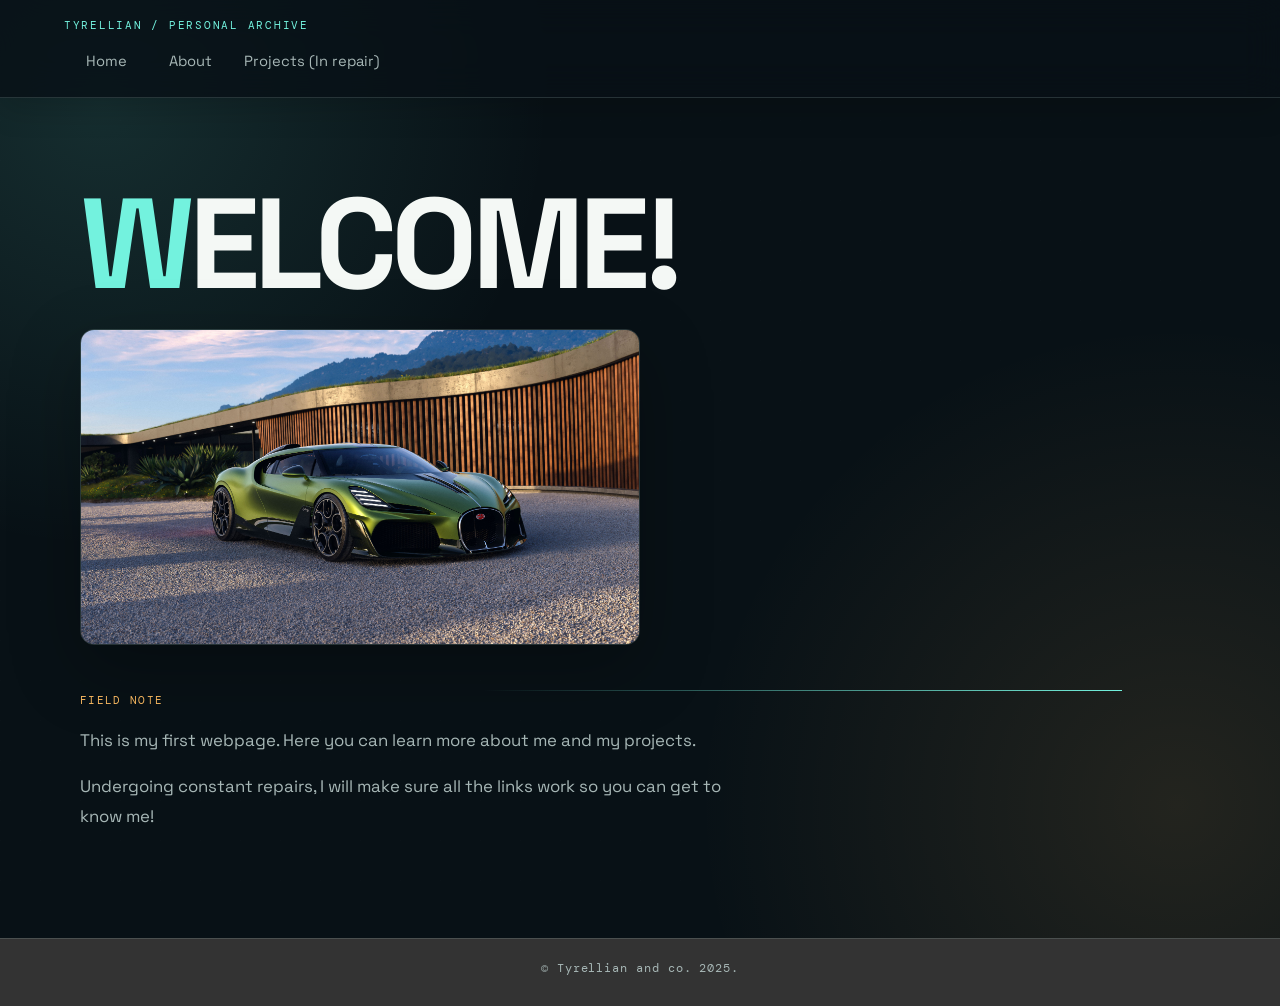
<file: index.html>
<!DOCTYPE html>
<html lang="en">
<head>
    <title>Tyrellians Website</title>
    <meta charset="UTF-8">
    <meta name="viewport" content="width=device-width, initial-scale=1.0">
    <style>
        body { font-family: Arial, sans-serif; margin: 0; padding: 0; }
        nav { background: #333; padding: 10px; }
        nav a { color: #fff; margin: 0 10px; text-decoration: none; }
        header { background: #f4f4f4; padding: 20px; text-align: center; }
        footer { background: #333; color: #fff; text-align: center; padding: 10px 0; position: fixed; width: 100%; bottom: 0; }
        main { padding: 20px; }
        .grid-container {
            display: grid;
            grid-template-columns: repeat(3, 1fr);
            gap: 10px;
            margin: 20px auto;
            max-width: 900px;
        }
        .grid-container img {
            width: 100%;
            height: auto;
            display: block;
            border-radius: 8px;
        }
        .dropdown {
          position: relative;
          display: inline-block;
        }

        .dropdown-content {
          display: none;
          position: absolute;
          background: #fff;
          min-width: 160px;
          box-shadow: 0 8px 16px rgba(0,0,0,0.2);
          z-index: 1;
          top: 100%;
          left: 0;
        }

        .dropdown:hover .dropdown-content,
        .dropdown:focus-within .dropdown-content {
          display: block;
        }

        .dropdown-content li {
          padding: 8px 16px;
        }

        .dropdown-content li a {
          color: #333;
          text-decoration: none;
          display: block;
          cursor: pointer;
        }
        img.responsive-img {
            max-width: 40%;
            height: auto;
            display: block;
            margin: 0 auto;
        }
        @media (max-width: 400px) {
            img.responsive-img {
                max-width: 90%;
                width: auto;
            }
        }
    </style>
    <link rel="stylesheet" href="style.css?v=4">
</head>
<body>
    <nav>
        <ul style="list-style: none; margin: 0; padding: 0; display: flex; align-items: center;">
          <li><a href="home.html">Home</a></li>
          <li class="dropdown">
            <button class="dropdown-toggle" type="button" aria-expanded="false">About</button>
            <ul class="dropdown-content" style="list-style: none; margin: 0; padding: 0;">
              <li><a href="hockey.html">Hockey</a></li>
              <li><a href="golf.html">Golf</a></li>
              <li><a href="college.html">College</a></li>
            </ul>
          </li>
          <li class="dropdown">
            <button class="dropdown-toggle" type="button" aria-expanded="false">Projects (In repair)</button>
            <ul class="dropdown-content" style="list-style: none; margin: 0; padding: 0;">
              <li><a href="placeholder1.html">Placeholder 1</a></li>
              <li><a href="placeholder2.html">Placeholder 2</a></li>
              <li><a href="placeholder3.html">Placeholder 3</a></li>
            </ul>
          </li>
        </ul>
    </nav>
    <header>
    <h1>WELCOME!</h1>
    <img src="Images/Bugatti.jpg" alt="Profile picture" class="responsive-img home-hero-image">
    </header>
    <main>
        <p>This is my first webpage. Here you can learn more about me and my projects.</p>
        <p>Undergoing constant repairs, I will make sure all the links work so you can get to know me!</p>
    </main>
    <footer>
        &copy; Tyrellian and co. 2025.
    </footer>
    <script src="nav.js?v=2"></script>
</body>
</html>
</file>
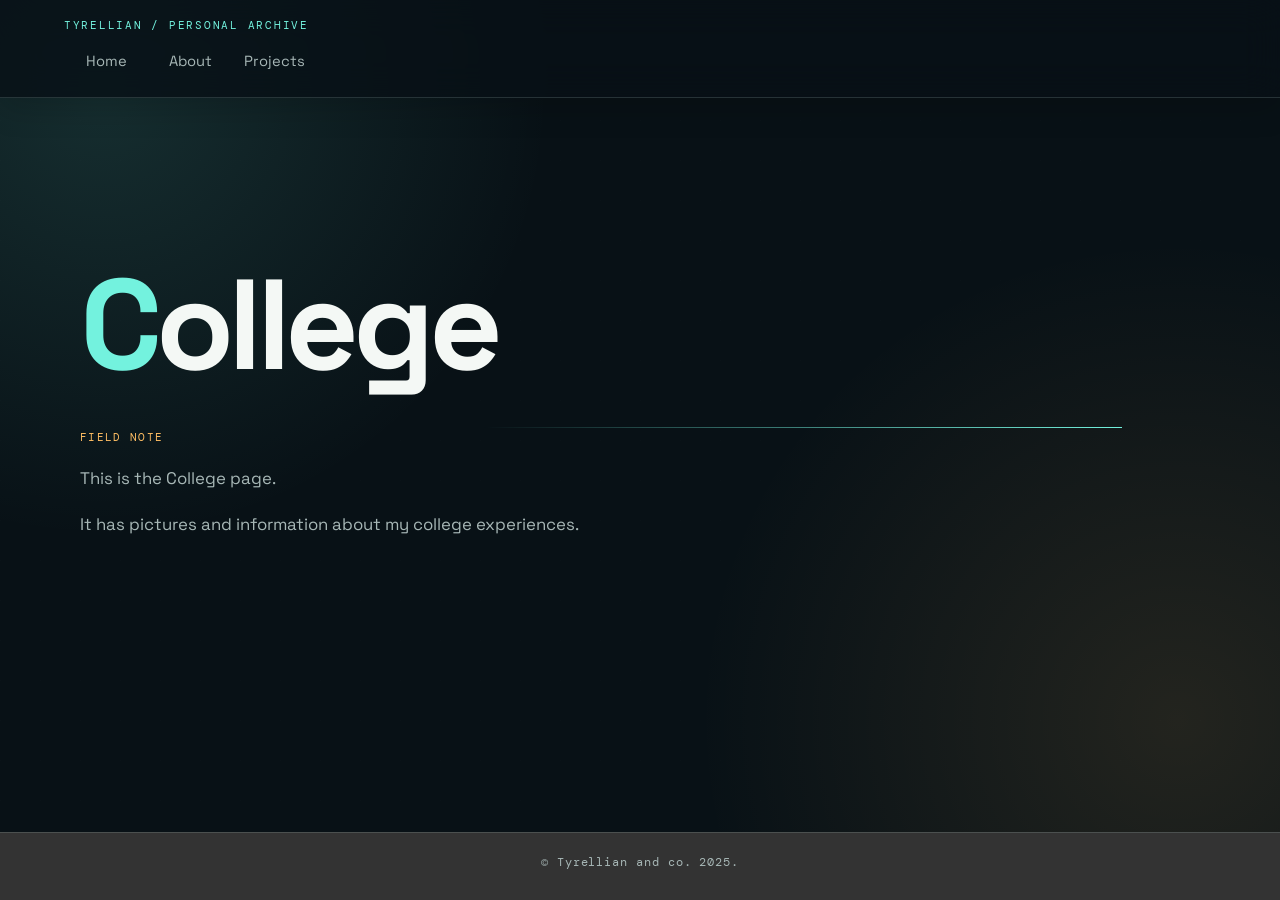
<file: college.html>
<!DOCTYPE html>
<html lang="en">
<head>
    <title>Tyrellians Website</title>
    <meta charset="UTF-8">
    <meta name="viewport" content="width=device-width, initial-scale=1.0">
    <style>
        body { font-family: Arial, sans-serif; margin: 0; padding: 0; }
        nav { background: #333; padding: 10px; }
        nav a { color: #fff; margin: 0 10px; text-decoration: none; }
        header { background: #f4f4f4; padding: 20px; text-align: center; }
        footer { background: #333; color: #fff; text-align: center; padding: 10px 0; position: fixed; width: 100%; bottom: 0; }
        main { padding: 20px; }
        .grid-container {
            display: grid;
            grid-template-columns: repeat(3, 1fr);
            gap: 10px;
            margin: 20px auto;
            max-width: 900px;
        }
        .grid-container img {
            width: 100%;
            height: auto;
            display: block;
            border-radius: 8px;
        }
        .dropdown {
          position: relative;
          display: inline-block;
        }

        .dropdown-content {
          display: none;
          position: absolute;
          background: #fff;
          min-width: 160px;
          box-shadow: 0 8px 16px rgba(0,0,0,0.2);
          z-index: 1;
          top: 100%;
          left: 0;
        }

        .dropdown:hover .dropdown-content,
        .dropdown:focus-within .dropdown-content {
          display: block;
        }

        .dropdown-content li {
          padding: 8px 16px;
        }

        .dropdown-content li a {
          color: #333;
          text-decoration: none;
          display: block;
          cursor: pointer;
        }
        img.responsive-img {
            max-width: 40%;
            height: auto;
            display: block;
            margin: 0 auto;
        }
        @media (max-width: 400px) {
            img.responsive-img {
                max-width: 90%;
                width: auto;
            }
        }
    </style>
    <link rel="stylesheet" href="style.css?v=4">
</head>
<body>
    <nav>
        <ul style="list-style: none; margin: 0; padding: 0; display: flex; align-items: center;">
          <li><a href="home.html">Home</a></li>
          <li class="dropdown">
            <button class="dropdown-toggle" type="button" aria-expanded="false">About</button>
            <ul class="dropdown-content" style="list-style: none; margin: 0; padding: 0;">
              <li><a href="hockey.html">Hockey</a></li>
              <li><a href="golf.html">Golf</a></li>
              <li><a href="college.html">College</a></li>
            </ul>
          </li>
          <li class="dropdown">
            <button class="dropdown-toggle" type="button" aria-expanded="false">Projects</button>
            <ul class="dropdown-content" style="list-style: none; margin: 0; padding: 0;">
              <li><a href="placeholder1.html">Placeholder 1</a></li>
              <li><a href="placeholder2.html">Placeholder 2</a></li>
              <li><a href="placeholder3.html">Placeholder 3</a></li>
            </ul>
          </li>
        </ul>
    </nav>
    <header>
        <h1>College</h1>
    </header>  
    <main>
        <p>This is the College page.</p>
        <p>It has pictures and information about my college experiences.</p>
    </main>
    <footer>
        &copy; Tyrellian and co. 2025.
    </footer>
    <script src="nav.js?v=2"></script>
</body>
</html>
</file>
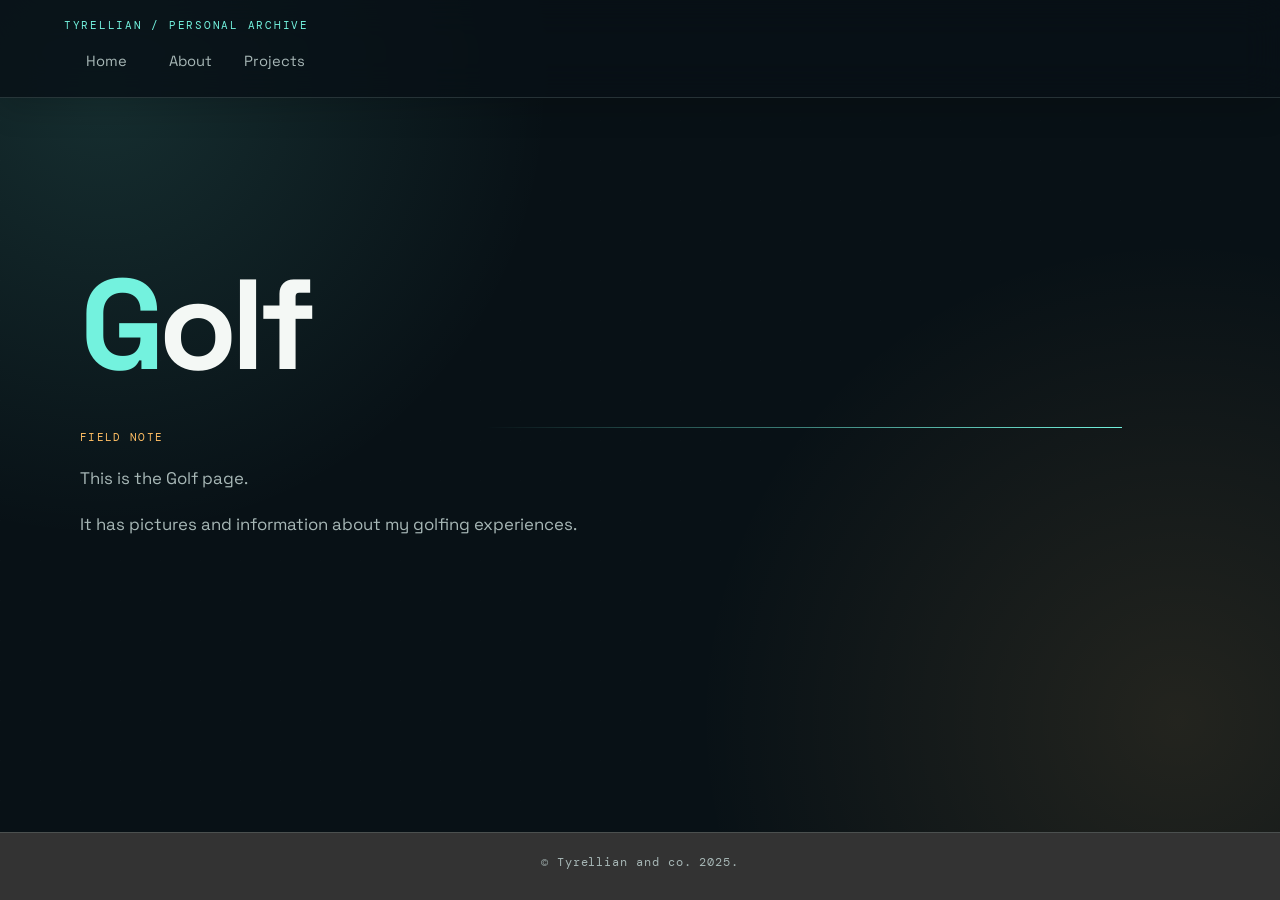
<file: golf.html>
<!DOCTYPE html>
<html lang="en">
<head>
    <title>Tyrellians Website</title>
    <meta charset="UTF-8">
    <meta name="viewport" content="width=device-width, initial-scale=1.0">
    <style>
        body { font-family: Arial, sans-serif; margin: 0; padding: 0; }
        nav { background: #333; padding: 10px; }
        nav a { color: #fff; margin: 0 10px; text-decoration: none; }
        header { background: #f4f4f4; padding: 20px; text-align: center; }
        footer { background: #333; color: #fff; text-align: center; padding: 10px 0; position: fixed; width: 100%; bottom: 0; }
        main { padding: 20px; }
        .grid-container {
            display: grid;
            grid-template-columns: repeat(3, 1fr);
            gap: 10px;
            margin: 20px auto;
            max-width: 900px;
        }
        .grid-container img {
            width: 100%;
            height: auto;
            display: block;
            border-radius: 8px;
        }
        .dropdown {
          position: relative;
          display: inline-block;
        }

        .dropdown-content {
          display: none;
          position: absolute;
          background: #fff;
          min-width: 160px;
          box-shadow: 0 8px 16px rgba(0,0,0,0.2);
          z-index: 1;
          top: 100%;
          left: 0;
        }

        .dropdown:hover .dropdown-content,
        .dropdown:focus-within .dropdown-content {
          display: block;
        }

        .dropdown-content li {
          padding: 8px 16px;
        }

        .dropdown-content li a {
          color: #333;
          text-decoration: none;
          display: block;
          cursor: pointer;
        }
        img.responsive-img {
            max-width: 40%;
            height: auto;
            display: block;
            margin: 0 auto;
        }
        @media (max-width: 400px) {
            img.responsive-img {
                max-width: 90%;
                width: auto;
            }
        }
    </style>
    <link rel="stylesheet" href="style.css?v=4">
</head>
<body>
    <nav>
        <ul style="list-style: none; margin: 0; padding: 0; display: flex; align-items: center;">
          <li><a href="home.html">Home</a></li>
          <li class="dropdown">
            <button class="dropdown-toggle" type="button" aria-expanded="false">About</button>
            <ul class="dropdown-content" style="list-style: none; margin: 0; padding: 0;">
              <li><a href="hockey.html">Hockey</a></li>
              <li><a href="golf.html">Golf</a></li>
              <li><a href="college.html">College</a></li>
            </ul>
          </li>
          <li class="dropdown">
            <button class="dropdown-toggle" type="button" aria-expanded="false">Projects</button>
            <ul class="dropdown-content" style="list-style: none; margin: 0; padding: 0;">
              <li><a href="placeholder1.html">Placeholder 1</a></li>
              <li><a href="placeholder2.html">Placeholder 2</a></li>
              <li><a href="placeholder3.html">Placeholder 3</a></li>
            </ul>
          </li>
        </ul>
    </nav>
    <header>
        <h1>Golf</h1>
    </header>
    <main>
        <p>This is the Golf page.</p>
        <p>It has pictures and information about my golfing experiences.</p>
    </main>
    <footer>
        &copy; Tyrellian and co. 2025.
    </footer>
    <script src="nav.js?v=2"></script>
</body>
</html>
</file>
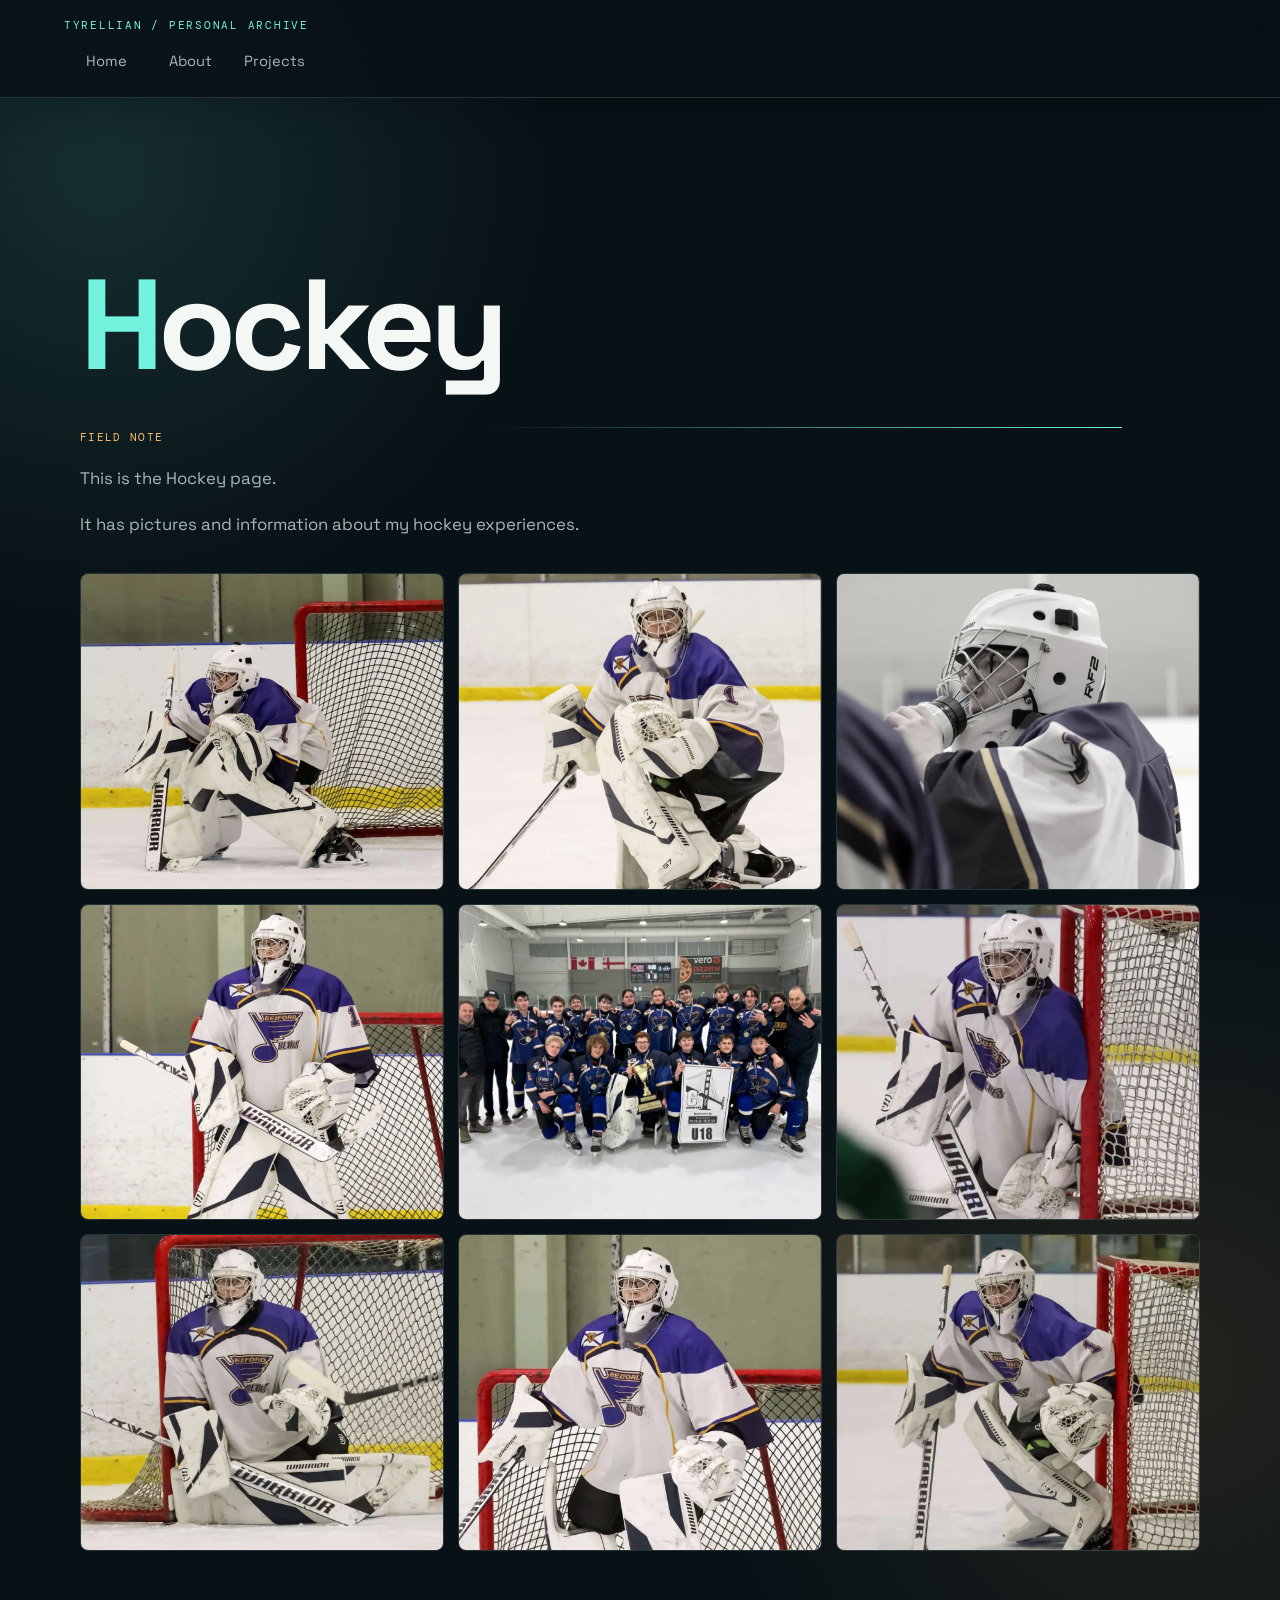
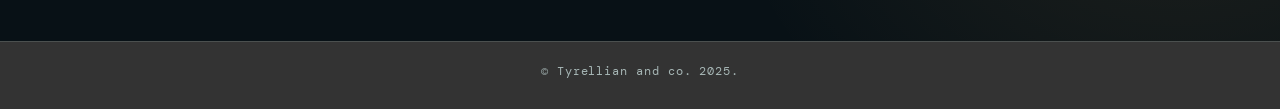
<file: hockey.html>
<!DOCTYPE html>
<html lang="en">
<head>
    <title>Tyrellians Website</title>
    <meta charset="UTF-8">
    <meta name="viewport" content="width=device-width, initial-scale=1.0">
    <style>
        body { font-family: Arial, sans-serif; margin: 0; padding: 0; }
        nav { background: #333; padding: 10px; }
        nav a { color: #fff; margin: 0 10px; text-decoration: none; }
        header { background: #f4f4f4; padding: 20px; text-align: center; }
        footer { background: #333; color: #fff; text-align: center; padding: 10px 0; position: fixed; width: 100%; bottom: 0; }
        main { padding: 20px; }
        .grid-container {
            display: grid;
            grid-template-columns: repeat(3, 1fr);
            gap: 10px;
            margin: 20px auto;
            max-width: 900px;
        }
        .grid-container img {
            width: 100%;
            height: auto;
            display: block;
            border-radius: 8px;
        }
        .dropdown {
          position: relative;
          display: inline-block;
        }

        .dropdown-content {
          display: none;
          position: absolute;
          background: #fff;
          min-width: 160px;
          box-shadow: 0 8px 16px rgba(0,0,0,0.2);
          z-index: 1;
          top: 100%;
          left: 0;
        }

        .dropdown:hover .dropdown-content,
        .dropdown:focus-within .dropdown-content {
          display: block;
        }

        .dropdown-content li {
          padding: 8px 16px;
        }

        .dropdown-content li a {
          color: #333;
          text-decoration: none;
          display: block;
          cursor: pointer;
        }
        img.responsive-img {
            max-width: 40%;
            height: auto;
            display: block;
            margin: 0 auto;
        }
        @media (max-width: 400px) {
            img.responsive-img {
                max-width: 90%;
                width: auto;
            }
        }
    </style>
    <link rel="stylesheet" href="style.css?v=4">
</head>
<body>
    <nav>
        <ul style="list-style: none; margin: 0; padding: 0; display: flex; align-items: center;">
          <li><a href="home.html">Home</a></li>
          <li class="dropdown">
            <button class="dropdown-toggle" type="button" aria-expanded="false">About</button>
            <ul class="dropdown-content" style="list-style: none; margin: 0; padding: 0;">
              <li><a href="hockey.html">Hockey</a></li>
              <li><a href="golf.html">Golf</a></li>
              <li><a href="college.html">College</a></li>
            </ul>
          </li>
          <li class="dropdown">
            <button class="dropdown-toggle" type="button" aria-expanded="false">Projects</button>
            <ul class="dropdown-content" style="list-style: none; margin: 0; padding: 0;">
              <li><a href="placeholder1.html">Placeholder 1</a></li>
              <li><a href="placeholder2.html">Placeholder 2</a></li>
              <li><a href="placeholder3.html">Placeholder 3</a></li>
            </ul>
          </li>
        </ul>
    </nav>
    <header>
        <h1>Hockey</h1>
    </header>
    <main>
        <p>This is the Hockey page.</p>
        <p>It has pictures and information about my hockey experiences.</p>
    <div class="grid-container">
            <img src="Images/Hockey1.jpg" alt="Image 1">
            <img src="Images/Hockey2.jpg" alt="Image 2">
            <img src="Images/Hockey3.jpg" alt="Image 3">
            <img src="Images/Hockey4.jpg" alt="Image 4">
            <img src="Images/Teampicture (Middle).webp" alt="Image 5">
            <img src="Images/Hockey5.jpg" alt="Image 6">
            <img src="Images/Hockey6.jpg" alt="Image 7">
            <img src="Images/Hockey7.jpg" alt="Image 8">
            <img src="Images/Hockey8.jpg" alt="Image 9">
        </div>
        </main>
    <footer>
        &copy; Tyrellian and co. 2025.
    </footer>
    <script src="nav.js?v=2"></script>
</body>
</html>
</file>
<file: style.css>
@import url('https://fonts.googleapis.com/css2?family=DM+Mono:wght@400;500&family=Space+Grotesk:wght@400;500;600;700&display=swap');

:root {
    --ink: #081116;
    --ink-soft: #101d24;
    --panel: rgba(20, 36, 43, 0.82);
    --line: rgba(199, 231, 225, 0.16);
    --text: #f4f8f5;
    --muted: #a7b7b6;
    --cyan: #73f2de;
    --amber: #ffbe63;
    --coral: #ff806e;
    --shadow: 0 24px 70px rgba(0, 0, 0, 0.28);
}

* { box-sizing: border-box; }
html { scroll-behavior: smooth; }
body {
    display: flex;
    flex-direction: column;
    min-height: 100vh;
    margin: 0;
    color: var(--text);
    background:
        radial-gradient(circle at 8% 10%, rgba(115, 242, 222, 0.13), transparent 28rem),
        radial-gradient(circle at 92% 80%, rgba(255, 190, 99, 0.11), transparent 30rem),
        var(--ink);
    font-family: 'Space Grotesk', sans-serif;
}
body::before {
    position: fixed;
    inset: 0;
    z-index: -1;
    opacity: 0.18;
    background-image: linear-gradient(rgba(255,255,255,0.035) 1px, transparent 1px), linear-gradient(90deg, rgba(255,255,255,0.035) 1px, transparent 1px);
    background-size: 40px 40px;
    content: '';
    pointer-events: none;
}

a { color: inherit; }
nav {
    position: sticky;
    top: 0;
    z-index: 10;
    padding: 18px clamp(20px, 5vw, 76px);
    border-bottom: 1px solid var(--line);
    background: rgba(8, 17, 22, 0.82);
    box-shadow: 0 10px 30px rgba(0, 0, 0, 0.16);
    backdrop-filter: blur(18px);
}
nav::before {
    display: block;
    margin-bottom: 11px;
    color: var(--cyan);
    font-family: 'DM Mono', monospace;
    font-size: 0.68rem;
    letter-spacing: 0.16em;
    text-transform: uppercase;
    content: 'TYRELLIAN / PERSONAL ARCHIVE';
}
nav ul { display: flex; align-items: center; gap: 8px; }
nav li { position: relative; list-style: none; }
nav a {
    display: block;
    padding: 9px 12px;
    color: var(--muted);
    font-size: 0.92rem;
    text-decoration: none;
    transition: color 180ms ease, background 180ms ease, transform 180ms ease;
}
nav button.dropdown-toggle {
    display: block;
    appearance: none;
    -webkit-appearance: none;
    margin: 0;
    padding: 9px 12px;
    border: 0 !important;
    color: var(--muted) !important;
    background: transparent !important;
    font: inherit;
    font-size: 0.92rem;
    line-height: inherit;
    text-align: left;
    cursor: pointer;
    transition: color 180ms ease, background 180ms ease, transform 180ms ease;
}
nav > ul > li > a:hover,
nav > ul > li > a:focus-visible,
nav > ul > li > .dropdown-toggle:hover,
nav > ul > li > .dropdown-toggle:focus-visible {
    color: var(--text);
    border-radius: 6px;
    background: rgba(115, 242, 222, 0.1);
    transform: translateY(-1px);
}
.dropdown-content {
    position: absolute;
    top: 100%;
    left: 0;
    display: none;
    min-width: 190px;
    padding: 8px;
    border: 1px solid var(--line);
    border-radius: 10px;
    background: rgba(16, 29, 36, 0.97);
    box-shadow: var(--shadow);
}
.dropdown:hover .dropdown-content,
.dropdown:focus-within .dropdown-content,
.dropdown.is-open .dropdown-content { display: block; animation: dropIn 500ms ease both; }
.dropdown-content li a { padding: 10px 12px; color: var(--muted); }
.dropdown-content li a:hover,
.dropdown-content li a:focus-visible { color: var(--cyan); background: rgba(115, 242, 222, 0.08); }

header, main, footer { width: min(1120px, calc(100% - 40px)); margin: 0 auto; }
header {
    position: relative;
    display: grid;
    grid-template-columns: minmax(0, 1fr);
    align-items: end;
    min-height: 330px;
    padding: clamp(42px, 8vw, 90px) 0 46px;
    background: transparent;
    text-align: left;
}
header::after {
    position: absolute;
    right: 7%;
    bottom: 0;
    width: 57%;
    height: 1px;
    background: linear-gradient(90deg, transparent, var(--cyan));
    content: '';
}
h1, h2, h3 { margin: 0; letter-spacing: -0.045em; }
h1 { max-width: 850px; font-size: clamp(3.2rem, 10vw, 8.5rem); line-height: 0.88; }
h1::first-letter { color: var(--cyan); }
header p { max-width: 550px; margin: 22px 0 0; color: var(--muted); font-size: 1.05rem; line-height: 1.65; }
main {
    flex: 1;
    padding: 0 0 90px;
}
main > p { max-width: 680px; color: var(--muted); font-size: 1.05rem; line-height: 1.75; }
main > p:first-child { margin-top: 0; }
main > p:first-child::before {
    display: block;
    margin-bottom: 16px;
    color: var(--amber);
    font-family: 'DM Mono', monospace;
    font-size: 0.7rem;
    letter-spacing: 0.12em;
    text-transform: uppercase;
    content: 'FIELD NOTE';
}
.responsive-img {
    width: 100%;
    max-width: 560px !important;
    margin: 0 !important;
    border: 1px solid var(--line);
    border-radius: 14px;
    box-shadow: var(--shadow);
}
.home-hero-image { margin-top: 28px !important; }
footer {
    position: static !important;
    width: 100% !important;
    max-width: none;
    margin: 0;
}
.grid-container {
    display: grid;
    grid-template-columns: repeat(3, minmax(0, 1fr));
    gap: 14px;
    width: 100%;
    max-width: none;
    margin: 34px 0 0;
}
.grid-container img {
    width: 100%;
    aspect-ratio: 1.15;
    object-fit: cover;
    border: 1px solid var(--line);
    border-radius: 8px;
    filter: saturate(0.88);
    transition: filter 240ms ease, transform 240ms ease, border-color 240ms ease;
}
.grid-container img:hover { border-color: var(--cyan); filter: saturate(1.12); transform: translateY(-5px); }
.grid-container img:nth-child(3) { object-position: center 25%; }
.grid-container img:nth-child(6) { object-position: center 45%; }
.grid-container img:nth-child(7) { object-position: center 65%; }
.grid-container img:nth-child(8) { object-position: center 25%; }
footer {
    padding: 22px 0 30px;
    border-top: 1px solid var(--line);
    color: var(--muted);
    font-family: 'DM Mono', monospace;
    font-size: 0.72rem;
    letter-spacing: 0.08em;
}

@keyframes dropIn { from { opacity: 0; transform: translateY(-5px); } to { opacity: 1; transform: translateY(0); } }
@media (max-width: 650px) {
    nav { padding: 14px 20px; }
    nav ul { flex-wrap: wrap; gap: 2px; }
    nav a { padding: 8px 9px; font-size: 0.8rem; }
    nav button.dropdown-toggle { padding: 8px 9px; font-size: 0.8rem; }
    .dropdown:hover .dropdown-content,
    .dropdown:focus-within .dropdown-content { display: none; }
    .dropdown.is-open .dropdown-content { display: block; }
    .dropdown-content { position: fixed; top: 92px; left: 20px; }
    header, main { width: min(100% - 32px, 1120px); }
    .responsive-img { max-width: 100% !important; }
    header { min-height: 270px; padding-top: 55px; }
    h1 { font-size: clamp(3.5rem, 19vw, 6rem); }
    .grid-container { grid-template-columns: repeat(2, minmax(0, 1fr)); gap: 9px; }
}
@media (max-width: 390px) {
    .grid-container { grid-template-columns: 1fr; }
}
</file>
